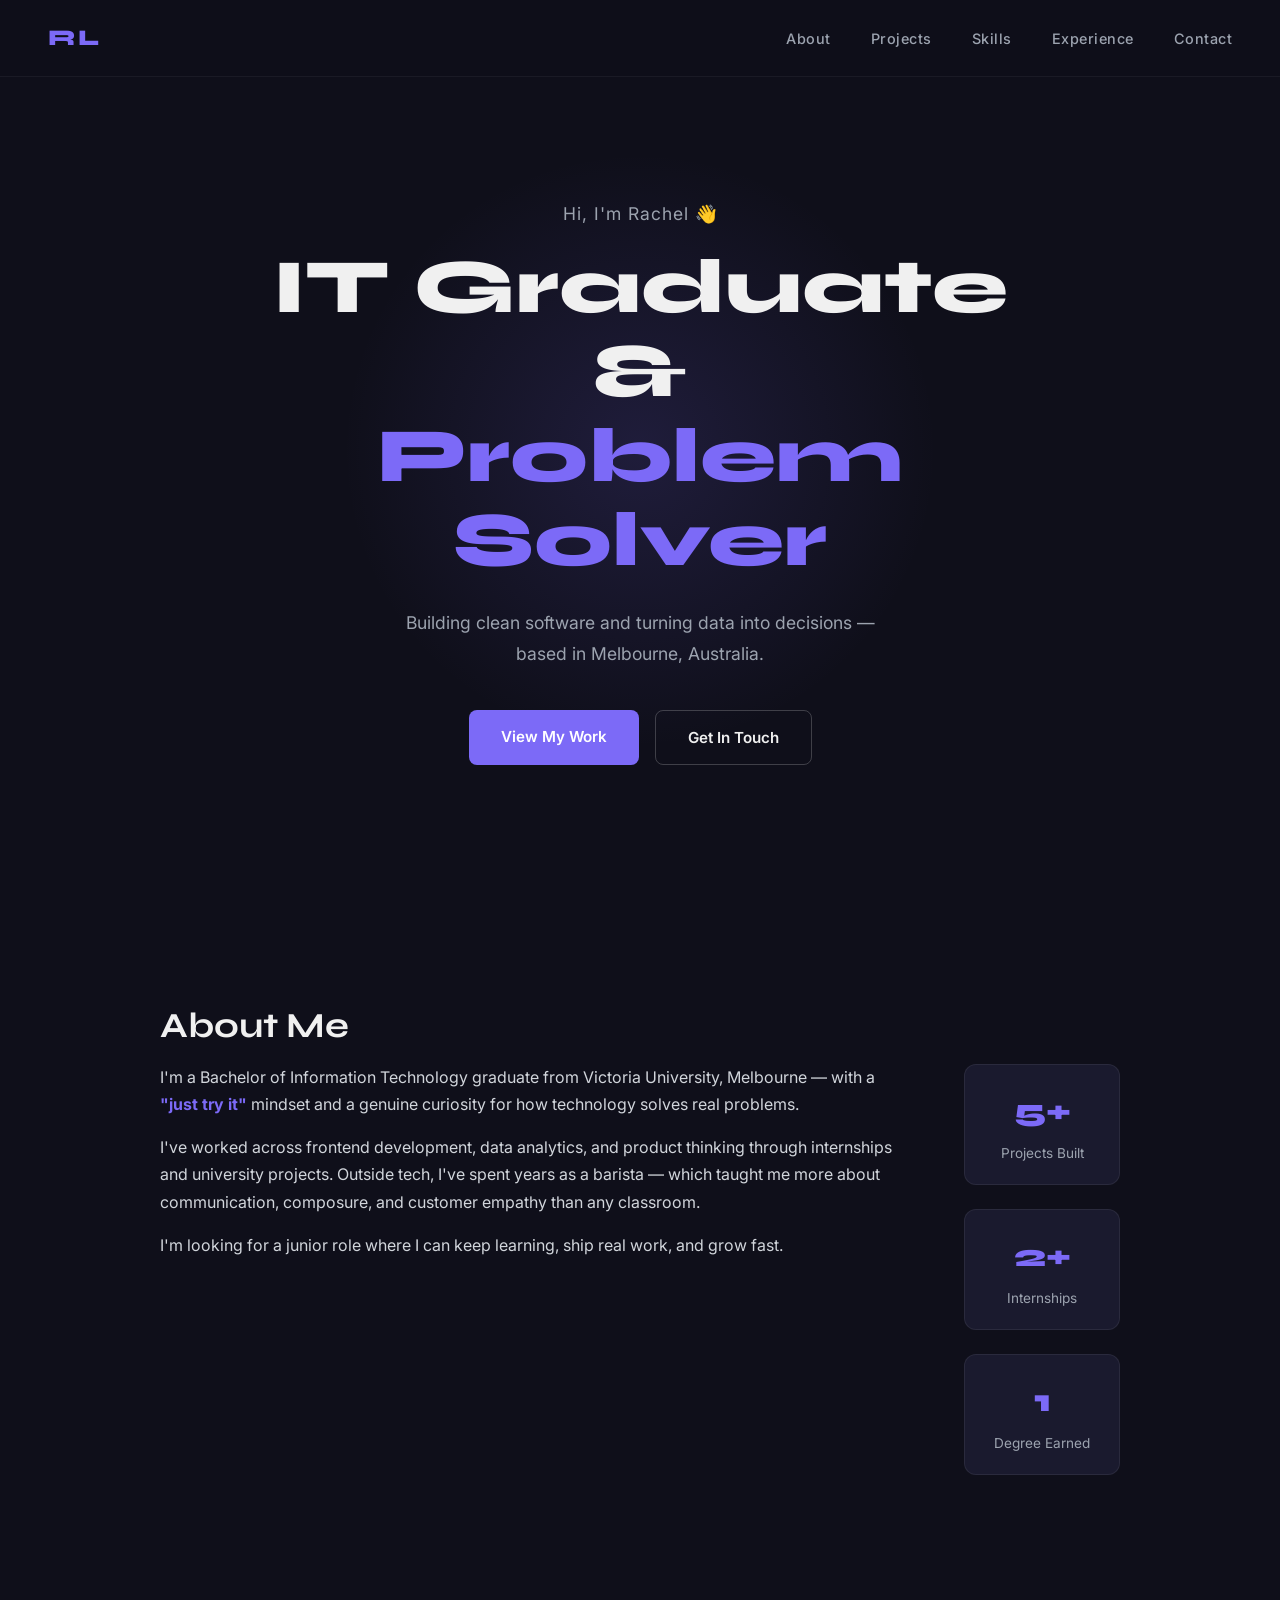
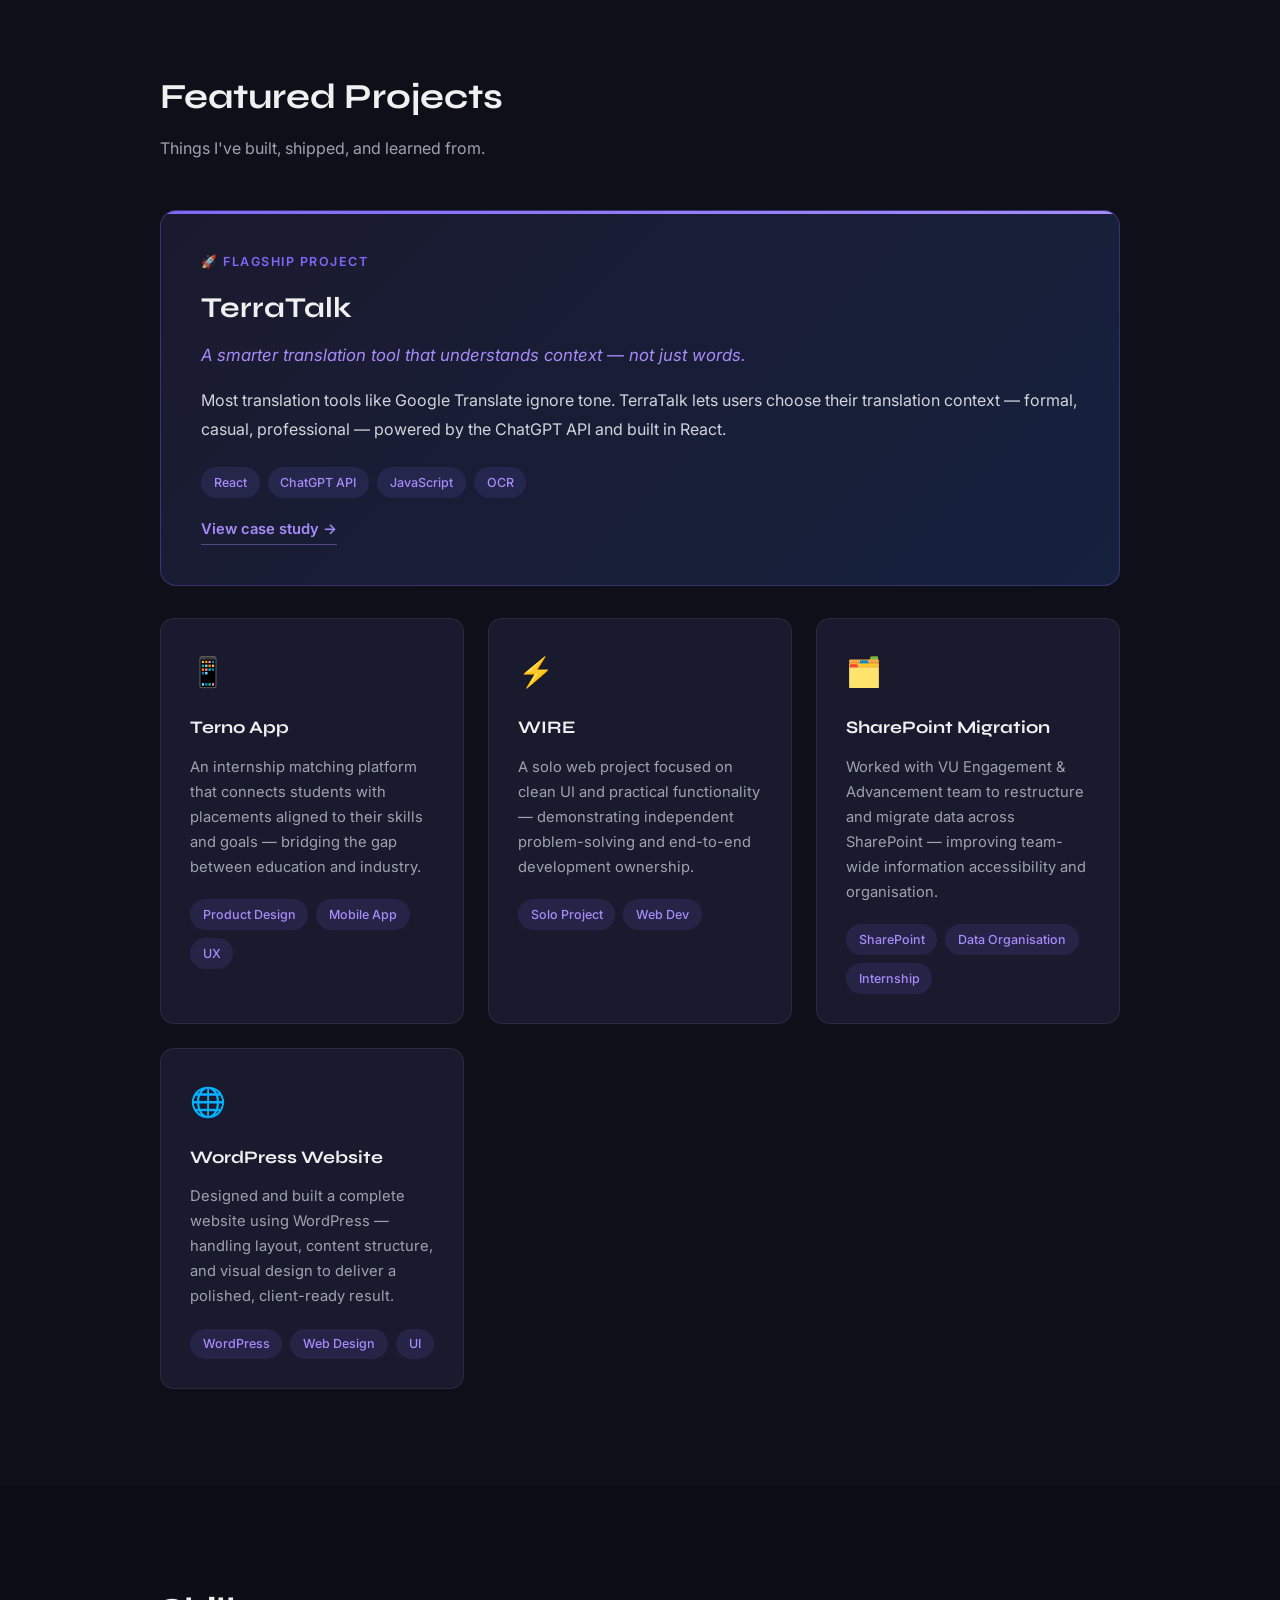
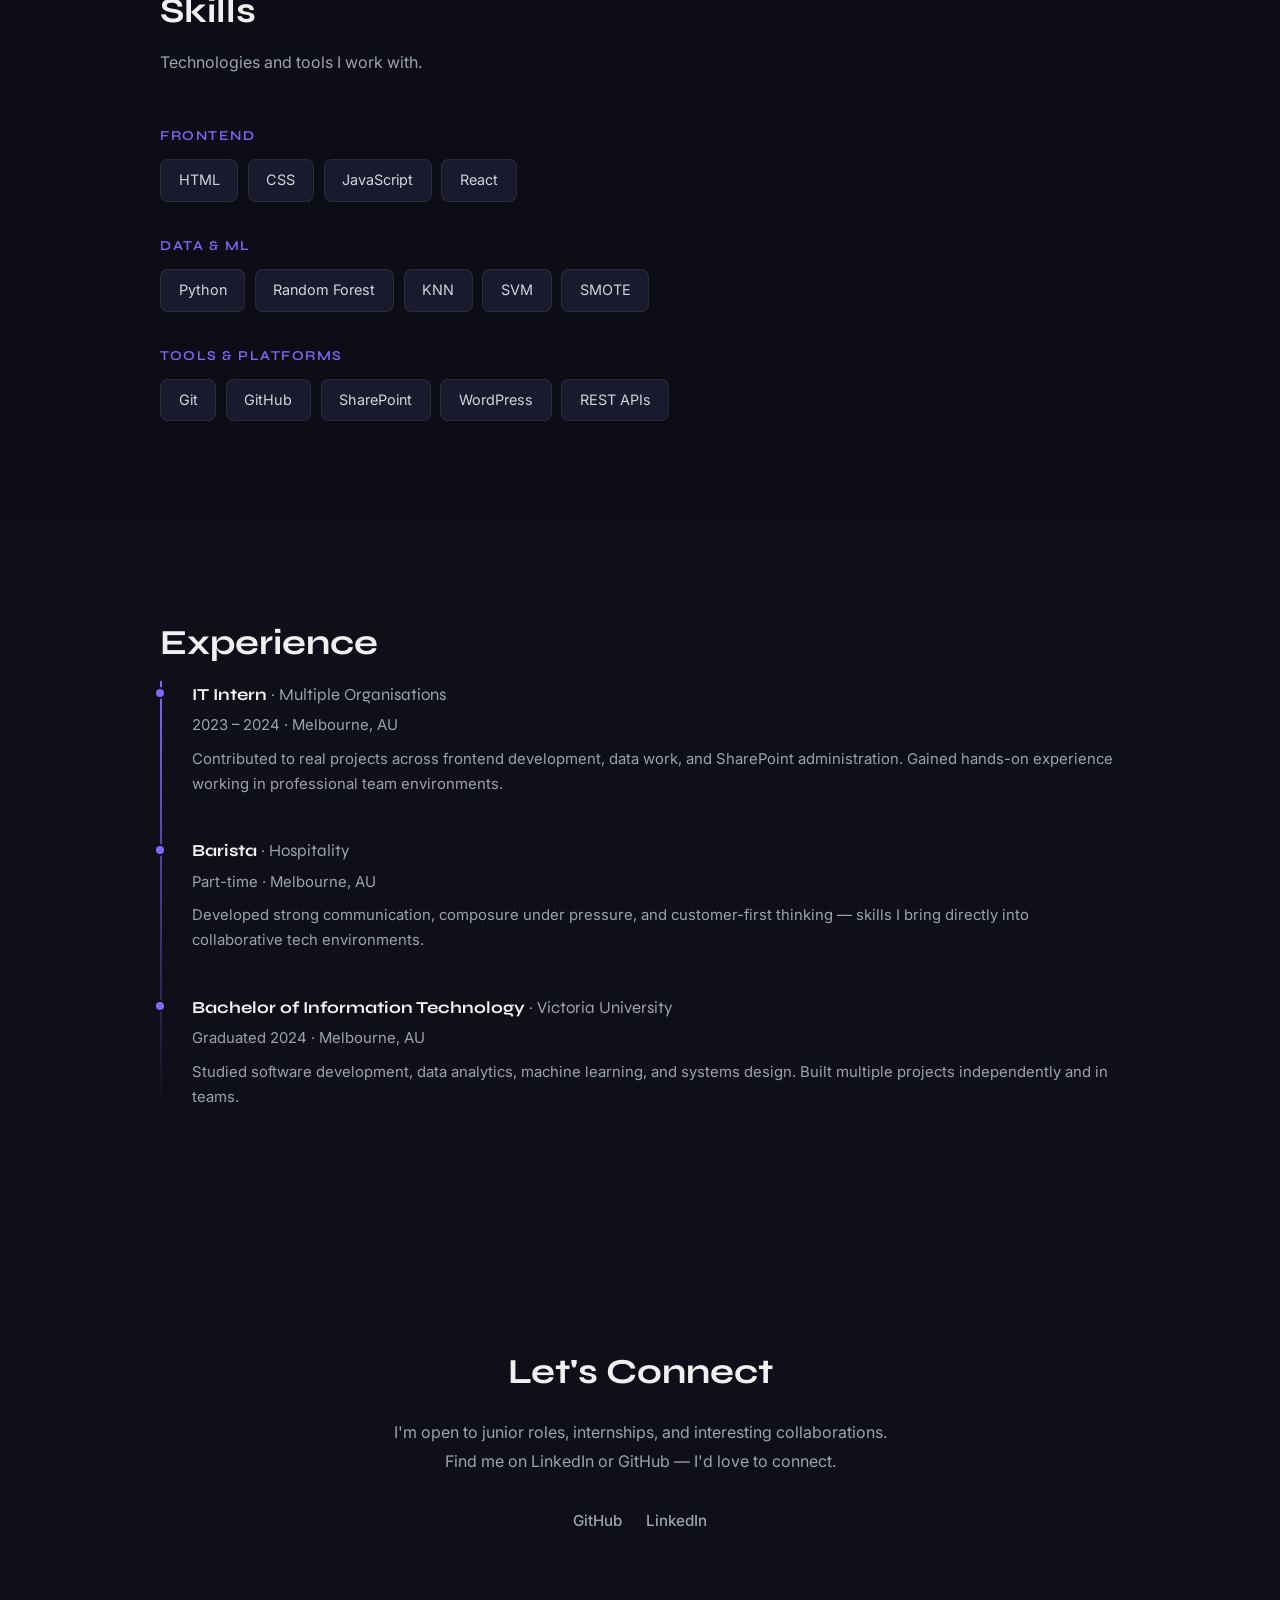
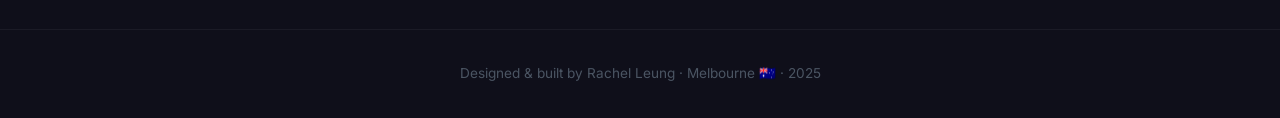
<file: index.html>
<!DOCTYPE html>
<html lang="en">
<head>
  <meta charset="UTF-8" />
  <meta name="viewport" content="width=device-width, initial-scale=1.0"/>
  <title>Rachel Leung | Portfolio</title>

  <!-- Fonts -->
  <link rel="preconnect" href="https://fonts.googleapis.com">
  <link rel="preconnect" href="https://fonts.gstatic.com" crossorigin>
  <link href="https://fonts.googleapis.com/css2?family=Syne:wght@600;700;800&family=Inter:wght@400;500;600&display=swap" rel="stylesheet">

  <!-- Styles -->
  <link rel="stylesheet" href="style.css" />
  <!-- NEW: extra styles for clickable project cards and project pages -->
  <link rel="stylesheet" href="projects.css" />
</head>
<body>

  <!-- NAVBAR -->
  <nav id="navbar">
    <span class="logo">RL</span>
    <ul>
      <li><a href="#about">About</a></li>
      <li><a href="#projects">Projects</a></li>
      <li><a href="#skills">Skills</a></li>
      <li><a href="#experience">Experience</a></li>
      <li><a href="#contact">Contact</a></li>
    </ul>
  </nav>

  <!-- HERO -->
  <section id="hero">
    <div class="hero-content">
      <p class="hero-greeting">Hi, I'm Rachel 👋</p>
      <h1>IT Graduate &<br/><span class="accent">Problem Solver</span></h1>
      <p class="hero-sub">Building clean software and turning data into decisions —<br/>based in Melbourne, Australia.</p>
      <div class="hero-btns">
        <a href="#projects" class="btn-primary">View My Work</a>
        <a href="#contact" class="btn-secondary">Get In Touch</a>
      </div>
    </div>
    <div class="hero-glow"></div>
  </section>

  <!-- ABOUT -->
  <section id="about">
    <div class="section-inner">
      <h2>About Me</h2>
      <div class="about-grid">
        <div class="about-text">
          <p>I'm a Bachelor of Information Technology graduate from Victoria University, Melbourne — with a <strong>"just try it"</strong> mindset and a genuine curiosity for how technology solves real problems.</p>
          <p>I've worked across frontend development, data analytics, and product thinking through internships and university projects. Outside tech, I've spent years as a barista — which taught me more about communication, composure, and customer empathy than any classroom.</p>
          <p>I'm looking for a junior role where I can keep learning, ship real work, and grow fast.</p>
        </div>
        <div class="about-stats">
          <div class="stat"><span>5+</span><p>Projects Built</p></div>
          <div class="stat"><span>2+</span><p>Internships</p></div>
          <div class="stat"><span>1</span><p>Degree Earned</p></div>
        </div>
      </div>
    </div>
  </section>

  <!-- PROJECTS -->
  <section id="projects">
    <div class="section-inner">
      <h2>Featured Projects</h2>
      <p class="section-sub">Things I've built, shipped, and learned from.</p>

      <!-- TerraTalk — Flagship -->
      <div class="project-featured">
        <div class="project-label">🚀 Flagship Project</div>
        <h3>TerraTalk</h3>
        <p class="project-impact">A smarter translation tool that understands <em>context</em> — not just words.</p>
        <p class="project-desc">Most translation tools like Google Translate ignore tone. TerraTalk lets users choose their translation context — formal, casual, professional — powered by the ChatGPT API and built in React.</p>
        <div class="project-tags">
          <span>React</span><span>ChatGPT API</span><span>JavaScript</span><span>OCR</span>
        </div>
        <!-- NEW: link to the TerraTalk project page -->
        <a class="project-link" href="project-terratalk.html">View case study<span aria-hidden="true"> →</span></a>
      </div>

      <!-- Other Projects Grid -->
      <div class="projects-grid">

        <div class="project-card">
          <div class="project-icon">📱</div>
          <h3>Terno App</h3>
          <p>An internship matching platform that connects students with placements aligned to their skills and goals — bridging the gap between education and industry.</p>
          <div class="project-tags">
            <span>Product Design</span><span>Mobile App</span><span>UX</span>
          </div>
        </div>

        <div class="project-card">
          <div class="project-icon">⚡</div>
          <h3>WIRE</h3>
          <p>A solo web project focused on clean UI and practical functionality — demonstrating independent problem-solving and end-to-end development ownership.</p>
          <div class="project-tags">
            <span>Solo Project</span><span>Web Dev</span>
          </div>
        </div>

        <div class="project-card">
          <div class="project-icon">🗂️</div>
          <h3>SharePoint Migration</h3>
          <p>Worked with VU Engagement & Advancement team to restructure and migrate data across SharePoint — improving team-wide information accessibility and organisation.</p>
          <div class="project-tags">
            <span>SharePoint</span><span>Data Organisation</span><span>Internship</span>
          </div>
        </div>

        <div class="project-card">
          <div class="project-icon">🌐</div>
          <h3>WordPress Website</h3>
          <p>Designed and built a complete website using WordPress — handling layout, content structure, and visual design to deliver a polished, client-ready result.</p>
          <div class="project-tags">
            <span>WordPress</span><span>Web Design</span><span>UI</span>
          </div>
        </div>

      </div>
    </div>
  </section>

  <!-- SKILLS -->
  <section id="skills">
    <div class="section-inner">
      <h2>Skills</h2>
      <p class="section-sub">Technologies and tools I work with.</p>
      <div class="skills-categories">
        <div class="skill-group">
          <h4>Frontend</h4>
          <div class="skill-pills">
            <span>HTML</span><span>CSS</span><span>JavaScript</span><span>React</span>
          </div>
        </div>
        <div class="skill-group">
          <h4>Data & ML</h4>
          <div class="skill-pills">
            <span>Python</span><span>Random Forest</span><span>KNN</span><span>SVM</span><span>SMOTE</span>
          </div>
        </div>
        <div class="skill-group">
          <h4>Tools & Platforms</h4>
          <div class="skill-pills">
            <span>Git</span><span>GitHub</span><span>SharePoint</span><span>WordPress</span><span>REST APIs</span>
          </div>
        </div>
      </div>
    </div>
  </section>

  <!-- EXPERIENCE -->
  <section id="experience">
    <div class="section-inner">
      <h2>Experience</h2>
      <div class="timeline">

        <div class="timeline-item">
          <div class="timeline-dot"></div>
          <div class="timeline-content">
            <h3>IT Intern <span>· Multiple Organisations</span></h3>
            <p class="timeline-date">2023 – 2024 · Melbourne, AU</p>
            <p>Contributed to real projects across frontend development, data work, and SharePoint administration. Gained hands-on experience working in professional team environments.</p>
          </div>
        </div>

        <div class="timeline-item">
          <div class="timeline-dot"></div>
          <div class="timeline-content">
            <h3>Barista <span>· Hospitality</span></h3>
            <p class="timeline-date">Part-time · Melbourne, AU</p>
            <p>Developed strong communication, composure under pressure, and customer-first thinking — skills I bring directly into collaborative tech environments.</p>
          </div>
        </div>

        <div class="timeline-item">
          <div class="timeline-dot"></div>
          <div class="timeline-content">
            <h3>Bachelor of Information Technology <span>· Victoria University</span></h3>
            <p class="timeline-date">Graduated 2024 · Melbourne, AU</p>
            <p>Studied software development, data analytics, machine learning, and systems design. Built multiple projects independently and in teams.</p>
          </div>
        </div>

      </div>
    </div>
  </section>

  <!-- CONTACT -->
  <section id="contact">
    <div class="section-inner contact-inner">
      <h2>Let's Connect</h2>
      <p>I'm open to junior roles, internships, and interesting collaborations.<br/>Find me on LinkedIn or GitHub — I'd love to connect.</p>
      <div class="contact-links">
  <a href="https://github.com/rachintech" target="_blank">GitHub</a>
  <a href="https://www.linkedin.com/in/rach-leung/" target="_blank">LinkedIn</a>
</div>
    </div>
  </section>

  <footer>
    <p>Designed & built by Rachel Leung · Melbourne 🇦🇺 · 2025</p>
  </footer>

  <script src="script.js"></script>
</body>
</html>
</file>
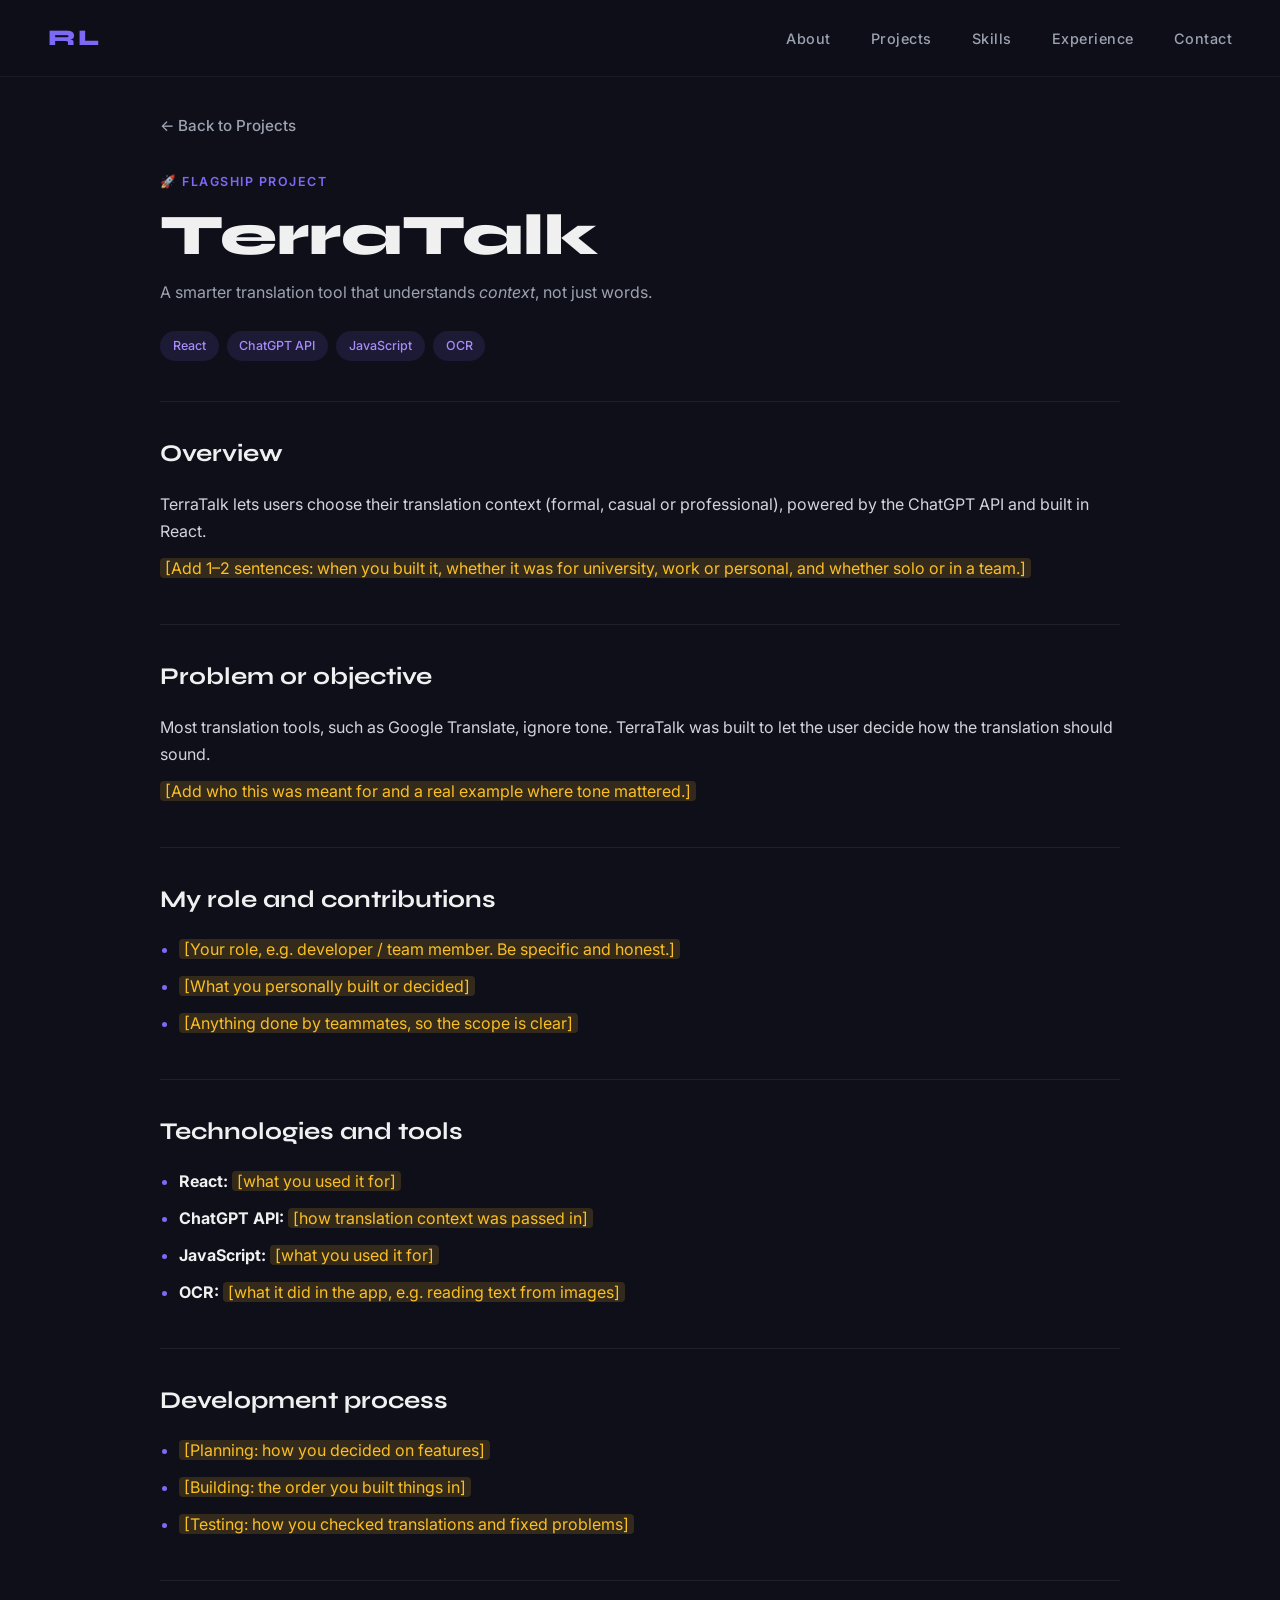
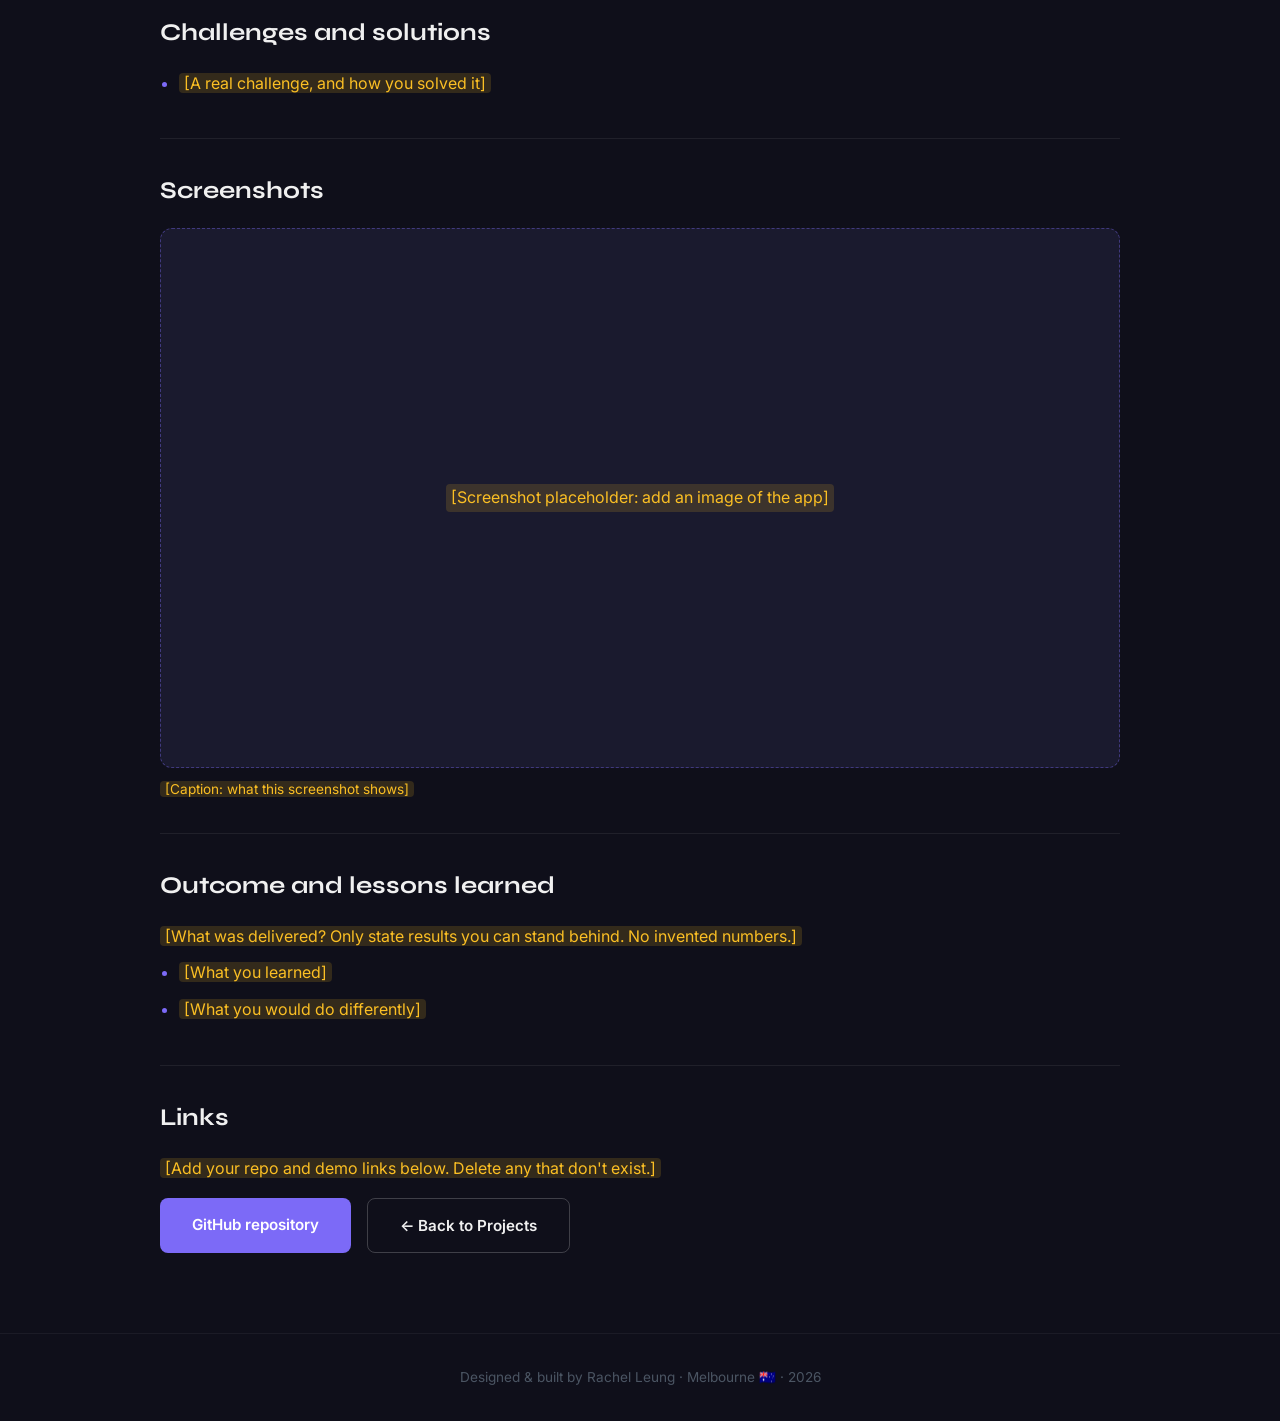
<file: project-terratalk.html>
<!DOCTYPE html>
<html lang="en">
<head>
<meta charset="UTF-8" />
<meta name="viewport" content="width=device-width, initial-scale=1.0"/>
<title>TerraTalk | Rachel Leung</title>

<!-- Fonts (same as your homepage) -->
<link rel="preconnect" href="https://fonts.googleapis.com">
<link rel="preconnect" href="https://fonts.gstatic.com" crossorigin>
<link href="https://fonts.googleapis.com/css2?family=Syne:wght@600;700;800&family=Inter:wght@400;500;600&display=swap" rel="stylesheet">

<!-- Your original styles first, then the small extra file -->
<link rel="stylesheet" href="style.css" />
<link rel="stylesheet" href="projects.css" />
</head>
<body>

<!-- NAVBAR (same as homepage, links point back to index.html) -->
<nav id="navbar">
  <a href="index.html" class="logo" aria-label="Rachel Leung, home">RL</a>
  <ul>
    <li><a href="index.html#about">About</a></li>
    <li><a href="index.html#projects">Projects</a></li>
    <li><a href="index.html#skills">Skills</a></li>
    <li><a href="index.html#experience">Experience</a></li>
    <li><a href="index.html#contact">Contact</a></li>
  </ul>
</nav>

<main class="case-page" id="main">
<div class="section-inner">

  <a class="back-link" href="index.html#projects">← Back to Projects</a>

  <!-- 1. Title and overview -->
  <p class="project-label">🚀 Flagship Project</p>
  <h1>TerraTalk</h1>
  <p class="section-sub">A smarter translation tool that understands <em>context</em>, not just words.</p>
  <div class="project-tags">
    <span>React</span><span>ChatGPT API</span><span>JavaScript</span><span>OCR</span>
  </div>

  <section class="case-block" aria-labelledby="overview">
    <h2 id="overview">Overview</h2>
    <p>TerraTalk lets users choose their translation context (formal, casual or professional), powered by the ChatGPT API and built in React.</p>
    <p><span class="ph">[Add 1–2 sentences: when you built it, whether it was for university, work or personal, and whether solo or in a team.]</span></p>
  </section>

  <!-- 2. Problem or objective -->
  <section class="case-block" aria-labelledby="problem">
    <h2 id="problem">Problem or objective</h2>
    <p>Most translation tools, such as Google Translate, ignore tone. TerraTalk was built to let the user decide how the translation should sound.</p>
    <p><span class="ph">[Add who this was meant for and a real example where tone mattered.]</span></p>
  </section>

  <!-- 3. Role -->
  <section class="case-block" aria-labelledby="role">
    <h2 id="role">My role and contributions</h2>
    <ul>
      <li><span class="ph">[Your role, e.g. developer / team member. Be specific and honest.]</span></li>
      <li><span class="ph">[What you personally built or decided]</span></li>
      <li><span class="ph">[Anything done by teammates, so the scope is clear]</span></li>
    </ul>
  </section>

  <!-- 4. Technologies -->
  <section class="case-block" aria-labelledby="tech">
    <h2 id="tech">Technologies and tools</h2>
    <ul>
      <li><strong>React:</strong> <span class="ph">[what you used it for]</span></li>
      <li><strong>ChatGPT API:</strong> <span class="ph">[how translation context was passed in]</span></li>
      <li><strong>JavaScript:</strong> <span class="ph">[what you used it for]</span></li>
      <li><strong>OCR:</strong> <span class="ph">[what it did in the app, e.g. reading text from images]</span></li>
    </ul>
  </section>

  <!-- 5. Process -->
  <section class="case-block" aria-labelledby="process">
    <h2 id="process">Development process</h2>
    <ul>
      <li><span class="ph">[Planning: how you decided on features]</span></li>
      <li><span class="ph">[Building: the order you built things in]</span></li>
      <li><span class="ph">[Testing: how you checked translations and fixed problems]</span></li>
    </ul>
  </section>

  <!-- 6. Challenges -->
  <section class="case-block" aria-labelledby="challenges">
    <h2 id="challenges">Challenges and solutions</h2>
    <ul>
      <li><span class="ph">[A real challenge, and how you solved it]</span></li>
    </ul>
  </section>

  <!-- 7. Screenshots -->
  <section class="case-block" aria-labelledby="visuals">
    <h2 id="visuals">Screenshots</h2>
    <figure class="shot">
      <!-- To add a real screenshot, replace the <div class="shot-ph"> line with:
           <img src="images/terratalk-1.png" alt="Describe what the screenshot shows"> -->
      <div class="shot-ph"><span class="ph">[Screenshot placeholder: add an image of the app]</span></div>
      <figcaption><span class="ph">[Caption: what this screenshot shows]</span></figcaption>
    </figure>
  </section>

  <!-- 8. Outcome and learnings -->
  <section class="case-block" aria-labelledby="outcome">
    <h2 id="outcome">Outcome and lessons learned</h2>
    <p><span class="ph">[What was delivered? Only state results you can stand behind. No invented numbers.]</span></p>
    <ul>
      <li><span class="ph">[What you learned]</span></li>
      <li><span class="ph">[What you would do differently]</span></li>
    </ul>
  </section>

  <!-- 9. Links -->
  <section class="case-block" aria-labelledby="links">
    <h2 id="links">Links</h2>
    <p><span class="ph">[Add your repo and demo links below. Delete any that don't exist.]</span></p>
    <div class="case-links">
      <a class="btn-primary" href="https://github.com/rachintech" target="_blank" rel="noopener">GitHub repository</a>
      <a class="btn-secondary" href="index.html#projects">← Back to Projects</a>
    </div>
  </section>

</div>
</main>

<footer>
  <p>Designed &amp; built by Rachel Leung · Melbourne 🇦🇺 · 2026</p>
</footer>

<script src="script.js"></script>
</body>
</html>
</file>
<file: style.css>
/* ── RESET & BASE ── */
*, *::before, *::after {
  margin: 0;
  padding: 0;
  box-sizing: border-box;
}

html {
  scroll-behavior: smooth;
}

body {
  font-family: 'Inter', sans-serif;
  background-color: #0f0f1a;
  color: #f0f0f0;
  line-height: 1.7;
}

/* ── NAVBAR ── */
#navbar {
  position: fixed;
  top: 0;
  width: 100%;
  display: flex;
  justify-content: space-between;
  align-items: center;
  padding: 1.2rem 3rem;
  background: rgba(15, 15, 26, 0.85);
  backdrop-filter: blur(12px);
  border-bottom: 1px solid rgba(255,255,255,0.05);
  z-index: 1000;
}

#navbar .logo {
  font-family: 'Syne', sans-serif;
  font-size: 1.4rem;
  font-weight: 800;
  color: #7c6af7;
  letter-spacing: 2px;
}

#navbar ul {
  list-style: none;
  display: flex;
  gap: 2.5rem;
}

#navbar ul a {
  text-decoration: none;
  color: #9ca3af;
  font-size: 0.9rem;
  font-weight: 500;
  letter-spacing: 0.5px;
  transition: color 0.2s;
}

#navbar ul a:hover {
  color: #f0f0f0;
}

/* ── HERO ── */
#hero {
  min-height: 100vh;
  display: flex;
  align-items: center;
  justify-content: center;
  text-align: center;
  padding: 8rem 2rem 4rem;
  position: relative;
  overflow: hidden;
}

.hero-glow {
  position: absolute;
  width: 600px;
  height: 600px;
  background: radial-gradient(circle, rgba(124, 106, 247, 0.15) 0%, transparent 70%);
  top: 50%;
  left: 50%;
  transform: translate(-50%, -50%);
  pointer-events: none;
  z-index: 0;
}

.hero-content {
  position: relative;
  z-index: 1;
  max-width: 750px;
}

.hero-greeting {
  font-size: 1.1rem;
  color: #9ca3af;
  margin-bottom: 1rem;
  letter-spacing: 1px;
}

#hero h1 {
  font-family: 'Syne', sans-serif;
  font-size: clamp(2.8rem, 6vw, 5rem);
  font-weight: 800;
  line-height: 1.1;
  margin-bottom: 1.5rem;
  color: #f0f0f0;
}

#hero h1 .accent {
  color: #7c6af7;
}

.hero-sub {
  font-size: 1.1rem;
  color: #9ca3af;
  margin-bottom: 2.5rem;
  line-height: 1.8;
}

.hero-btns {
  display: flex;
  gap: 1rem;
  justify-content: center;
  flex-wrap: wrap;
}

/* ── BUTTONS ── */
.btn-primary {
  display: inline-block;
  padding: 0.85rem 2rem;
  background-color: #7c6af7;
  color: #fff;
  border-radius: 8px;
  text-decoration: none;
  font-weight: 600;
  font-size: 0.95rem;
  transition: background 0.2s, transform 0.2s;
}

.btn-primary:hover {
  background-color: #6b58e8;
  transform: translateY(-2px);
}

.btn-secondary {
  display: inline-block;
  padding: 0.85rem 2rem;
  background-color: transparent;
  color: #f0f0f0;
  border: 1px solid rgba(255,255,255,0.2);
  border-radius: 8px;
  text-decoration: none;
  font-weight: 600;
  font-size: 0.95rem;
  transition: border-color 0.2s, transform 0.2s;
}

.btn-secondary:hover {
  border-color: #7c6af7;
  color: #7c6af7;
  transform: translateY(-2px);
}

/* ── SECTIONS ── */
section {
  padding: 6rem 2rem;
}

.section-inner {
  max-width: 960px;
  margin: 0 auto;
}

h2 {
  font-family: 'Syne', sans-serif;
  font-size: 2.2rem;
  font-weight: 700;
  margin-bottom: 0.5rem;
  color: #f0f0f0;
}

.section-sub {
  color: #9ca3af;
  margin-bottom: 3rem;
  font-size: 1rem;
}

/* ── ABOUT ── */
.about-grid {
  display: grid;
  grid-template-columns: 1fr auto;
  gap: 3rem;
  align-items: start;
}

.about-text p {
  color: #d1d5db;
  margin-bottom: 1rem;
  font-size: 1rem;
}

.about-text strong {
  color: #7c6af7;
}

.about-stats {
  display: flex;
  flex-direction: column;
  gap: 1.5rem;
}

.stat {
  text-align: center;
  background: #1a1a2e;
  border: 1px solid rgba(255,255,255,0.07);
  border-radius: 12px;
  padding: 1.2rem 1.8rem;
}

.stat span {
  font-family: 'Syne', sans-serif;
  font-size: 2rem;
  font-weight: 800;
  color: #7c6af7;
  display: block;
}

.stat p {
  color: #9ca3af;
  font-size: 0.85rem;
  margin-top: 0.2rem;
}

/* ── PROJECTS ── */
.project-featured {
  background: linear-gradient(135deg, #1a1a2e, #16213e);
  border: 1px solid rgba(124, 106, 247, 0.3);
  border-radius: 16px;
  padding: 2.5rem;
  margin-bottom: 2rem;
  position: relative;
  overflow: hidden;
  transition: transform 0.2s, box-shadow 0.2s;
}

.project-featured::before {
  content: '';
  position: absolute;
  top: 0; left: 0;
  width: 100%; height: 3px;
  background: linear-gradient(90deg, #7c6af7, #a78bfa);
}

.project-featured:hover {
  transform: translateY(-4px);
  box-shadow: 0 20px 40px rgba(124, 106, 247, 0.15);
}

.project-label {
  font-size: 0.78rem;
  font-weight: 600;
  color: #7c6af7;
  letter-spacing: 1.5px;
  text-transform: uppercase;
  margin-bottom: 0.75rem;
}

.project-featured h3 {
  font-family: 'Syne', sans-serif;
  font-size: 1.8rem;
  font-weight: 700;
  margin-bottom: 0.5rem;
}

.project-impact {
  font-size: 1.05rem;
  color: #a78bfa;
  margin-bottom: 1rem;
  font-style: italic;
}

.project-desc {
  color: #d1d5db;
  margin-bottom: 1.5rem;
  line-height: 1.8;
}

.projects-grid {
  display: grid;
  grid-template-columns: repeat(auto-fit, minmax(280px, 1fr));
  gap: 1.5rem;
}

.project-card {
  background: #1a1a2e;
  border: 1px solid rgba(255,255,255,0.07);
  border-radius: 14px;
  padding: 1.8rem;
  transition: transform 0.2s, border-color 0.2s;
}

.project-card:hover {
  transform: translateY(-4px);
  border-color: rgba(124, 106, 247, 0.4);
}

.project-icon {
  font-size: 1.8rem;
  margin-bottom: 1rem;
}

.project-card h3 {
  font-family: 'Syne', sans-serif;
  font-size: 1.1rem;
  font-weight: 700;
  margin-bottom: 0.75rem;
}

.project-card p {
  color: #9ca3af;
  font-size: 0.92rem;
  line-height: 1.7;
  margin-bottom: 1.2rem;
}

.project-tags {
  display: flex;
  flex-wrap: wrap;
  gap: 0.5rem;
}

.project-tags span {
  background: rgba(124, 106, 247, 0.12);
  color: #a78bfa;
  padding: 0.3rem 0.8rem;
  border-radius: 20px;
  font-size: 0.78rem;
  font-weight: 500;
}

/* ── SKILLS ── */
#skills {
  background: #0d0d18;
}

.skills-categories {
  display: flex;
  flex-direction: column;
  gap: 2rem;
}

.skill-group h4 {
  font-family: 'Syne', sans-serif;
  font-size: 0.85rem;
  font-weight: 600;
  color: #7c6af7;
  text-transform: uppercase;
  letter-spacing: 1.5px;
  margin-bottom: 0.75rem;
}

.skill-pills {
  display: flex;
  flex-wrap: wrap;
  gap: 0.6rem;
}

.skill-pills span {
  background: #1a1a2e;
  border: 1px solid rgba(255,255,255,0.08);
  color: #d1d5db;
  padding: 0.5rem 1.1rem;
  border-radius: 8px;
  font-size: 0.9rem;
  transition: border-color 0.2s, color 0.2s;
}

.skill-pills span:hover {
  border-color: #7c6af7;
  color: #f0f0f0;
}

/* ── EXPERIENCE / TIMELINE ── */
.timeline {
  position: relative;
  padding-left: 2rem;
}

.timeline::before {
  content: '';
  position: absolute;
  left: 0;
  top: 0;
  bottom: 0;
  width: 2px;
  background: linear-gradient(to bottom, #7c6af7, transparent);
}

.timeline-item {
  position: relative;
  margin-bottom: 2.5rem;
}

.timeline-dot {
  position: absolute;
  left: -2.4rem;
  top: 0.4rem;
  width: 12px;
  height: 12px;
  background: #7c6af7;
  border-radius: 50%;
  border: 2px solid #0f0f1a;
}

.timeline-content h3 {
  font-family: 'Syne', sans-serif;
  font-size: 1.05rem;
  font-weight: 700;
  margin-bottom: 0.25rem;
}

.timeline-content h3 span {
  color: #9ca3af;
  font-weight: 400;
}

.timeline-date {
  font-size: 0.82rem;
  color: #7c6af7;
  margin-bottom: 0.5rem;
}

.timeline-content p {
  color: #9ca3af;
  font-size: 0.93rem;
  line-height: 1.7;
}

/* ── CONTACT ── */
.contact-inner {
  text-align: center;
}

#contact h2 {
  margin-bottom: 1rem;
}

#contact p {
  color: #9ca3af;
  margin-bottom: 2rem;
  line-height: 1.8;
}

.contact-links {
  display: flex;
  justify-content: center;
  gap: 1.5rem;
  margin-top: 1.5rem;
  flex-wrap: wrap;
}

.contact-links a {
  color: #9ca3af;
  text-decoration: none;
  font-size: 0.95rem;
  font-weight: 500;
  transition: color 0.2s;
}

.contact-links a:hover {
  color: #7c6af7;
}

/* ── FOOTER ── */
footer {
  text-align: center;
  padding: 2rem;
  color: #4b5563;
  font-size: 0.85rem;
  border-top: 1px solid rgba(255,255,255,0.05);
}

/* ── SCROLL ANIMATIONS ── */
.fade-up {
  opacity: 0;
  transform: translateY(30px);
  transition: opacity 0.6s ease, transform 0.6s ease;
}

.fade-up.visible {
  opacity: 1;
  transform: translateY(0);
}

/* ── MOBILE ── */
@media (max-width: 768px) {
  #navbar { padding: 1rem 1.5rem; }
  #navbar ul { gap: 1.2rem; }
  #navbar ul a { font-size: 0.8rem; }
  .about-grid { grid-template-columns: 1fr; }
  .about-stats { flex-direction: row; justify-content: center; }
  #hero h1 { font-size: 2.4rem; }
}
</file>
<file: projects.css>
/* projects.css: extra styles for clickable project cards and project detail pages.
   Loaded AFTER style.css. It reuses your palette (#7c6af7 / #a78bfa accents,
   #1a1a2e cards, #9ca3af / #d1d5db text). Nothing in style.css is changed. */

/* 1. Clickable project cards (the link stretches over the whole card) */
.project-card { position: relative; }  /* .project-featured already has this */

.project-link {
  display: inline-block;
  margin-top: 1.2rem;
  font-size: 0.92rem;
  font-weight: 600;
  color: #a78bfa;
  text-decoration: none;
  border-bottom: 1px solid rgba(167, 139, 250, 0.4);
  padding-bottom: 2px;
  transition: color 0.2s, border-color 0.2s;
}
.project-link::after {
  content: "";
  position: absolute;
  inset: 0;
  border-radius: inherit;
}
.project-featured:hover .project-link,
.project-card:hover .project-link { color: #f0f0f0; border-color: #7c6af7; }
.project-link:focus-visible { outline: none; }
.project-link:focus-visible::after { outline: 3px solid #a78bfa; outline-offset: 3px; }

/* 2. Project detail pages */
#navbar a.logo { text-decoration: none; }
.case-page { padding: 7rem 2rem 3rem; }
.case-page .section-sub { margin-bottom: 1.5rem; }
.case-page h1 {
  font-family: 'Syne', sans-serif;
  font-size: clamp(2.2rem, 5vw, 3.6rem);
  font-weight: 800;
  line-height: 1.1;
  margin-bottom: 0.75rem;
  color: #f0f0f0;
}

.back-link {
  display: inline-block;
  margin-bottom: 2rem;
  color: #9ca3af;
  text-decoration: none;
  font-size: 0.95rem;
  font-weight: 500;
  transition: color 0.2s;
}
.back-link:hover,
.back-link:focus-visible { color: #7c6af7; }

.case-block { padding: 2rem 0; border-top: 1px solid rgba(255, 255, 255, 0.07); }
.case-block:first-of-type { margin-top: 2.5rem; }
.case-block h2 { font-size: 1.5rem; margin-bottom: 1rem; }
.case-block p,
.case-block li { color: #d1d5db; margin-bottom: 0.6rem; }
.case-block ul { padding-left: 1.2rem; }
.case-block li::marker { color: #7c6af7; }
.case-block strong { color: #f0f0f0; }
.case-links { display: flex; flex-wrap: wrap; gap: 1rem; margin-top: 1rem; }

/* Screenshots */
.shot { margin: 0; }
.shot img { display: block; width: 100%; height: auto; border-radius: 12px; border: 1px solid rgba(255, 255, 255, 0.07); }
.shot-ph {
  aspect-ratio: 16 / 9;
  display: grid;
  place-items: center;
  text-align: center;
  padding: 1rem;
  background: #1a1a2e;
  border: 1px dashed rgba(124, 106, 247, 0.4);
  border-radius: 12px;
}
.shot figcaption { margin-top: 0.6rem; font-size: 0.85rem; color: #9ca3af; }

/* Clearly marked placeholders: search for "[" to find them */
.ph { background: rgba(251, 191, 36, 0.15); color: #fbbf24; padding: 0 0.3rem; border-radius: 4px; }

/* Accessibility: no scroll-fade or hover motion for people who ask for reduced motion */
@media (prefers-reduced-motion: reduce) {
  html { scroll-behavior: auto; }
  .fade-up { opacity: 1; transform: none; transition: none; }
  .project-featured, .project-card, .btn-primary, .btn-secondary { transition: none; }
}
</file>
